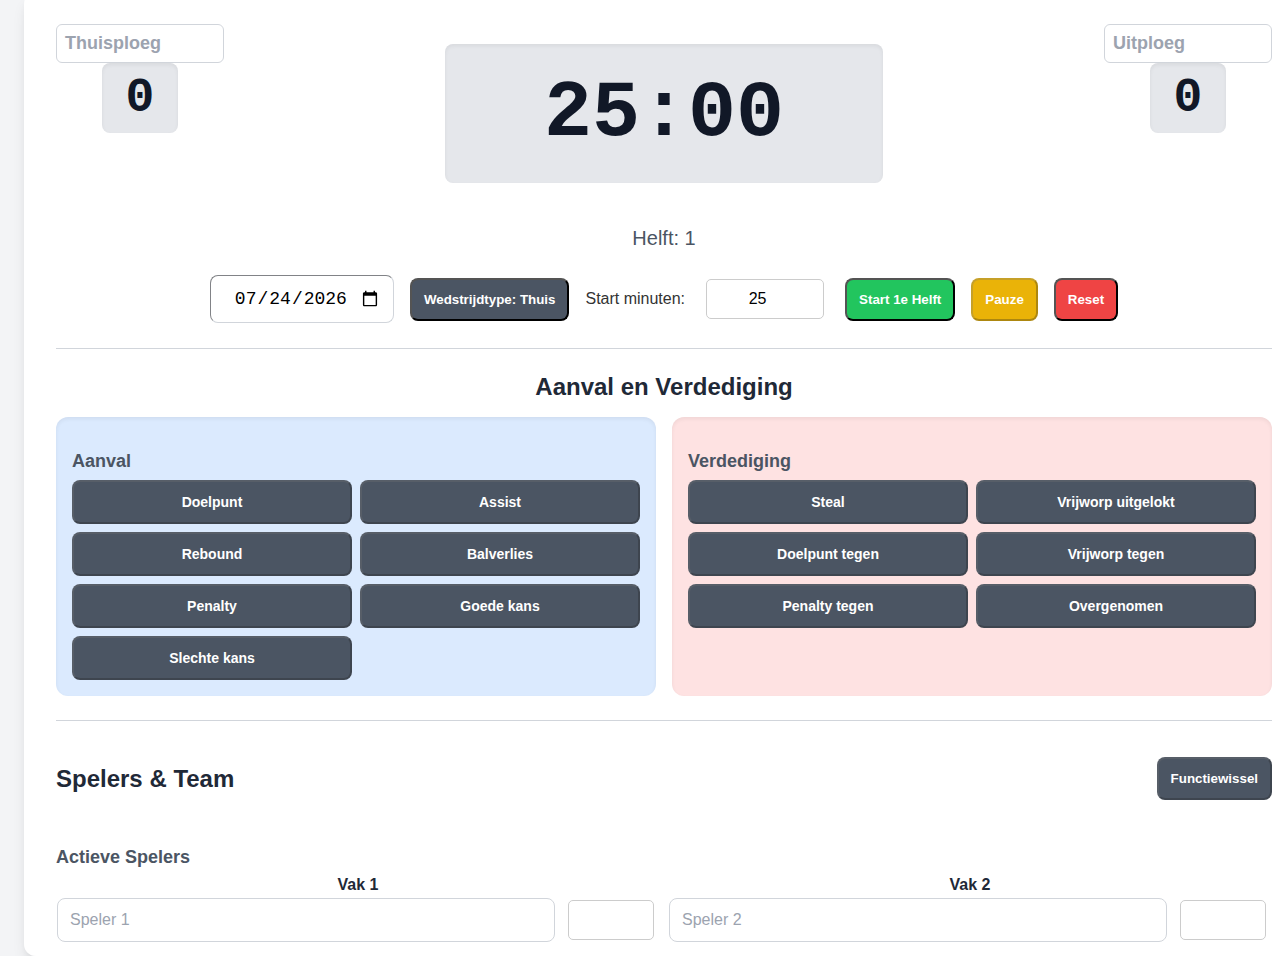
<file: templates/index.html>
<!DOCTYPE html>
<html lang="nl">
<head>
    <meta charset="UTF-8">
    <meta name="viewport" content="width=device-width, initial-scale=1.0">
    <title>Actie Klok</title>
    <style>
		.action-button,
		.speler-container,
		#wisselButton,
		#wisselVakkenButton,
		#wedstrijdTypeButton,
		#export-log-button,
		#export-stats-button {
			cursor: pointer;
		}

        body {
            font-family: Arial, sans-serif;
            display: flex;
            justify-content: center;
            align-items: center;
            min-height: 100vh;
            background-color: #f0f2f5;
            color: #333;
            padding: 20px;
        }

        .container {
            background: white;
            padding: 30px;
            border-radius: 10px;
            box-shadow: 0 4px 10px rgba(0, 0, 0, 0.1);
            text-align: center;
            width: 90%;
            max-width: 600px;
            overflow: auto;
        }

        .timer-display {
            font-size: 4rem;
            font-weight: bold;
            margin: 20px 0;
            font-variant-numeric: tabular-nums;
        }

        .controls button,
        #add-action-button {
            padding: 10px 20px;
            margin: 5px;
            border: none;
            border-radius: 5px;
            background-color: #007bff;
            color: white;
            font-size: 1rem;
            cursor: pointer;
            transition: background-color 0.3s;
        }

        .controls button:hover,
        #add-action-button:hover {
            background-color: #0056b3;
        }

        .controls button:disabled {
            background-color: #cccccc;
            cursor: not-allowed;
        }

        input[type="number"],
        input[type="text"],
        select {
            padding: 10px;
            margin: 5px;
            border-radius: 5px;
            border: 1px solid #ccc;
            font-size: 1rem;
        }

        hr {
            margin: 20px 0;
            border: 0;
            border-top: 1px solid #eee;
        }

        .actions-section {
            display: flex;
            justify-content: center;
            flex-wrap: wrap;
            gap: 10px;
            margin-bottom: 20px;
        }

        #actions-list {
            list-style-type: none;
            padding: 0;
            text-align: left;
        }

        #actions-list li {
            background-color: #f9f9f9;
            padding: 10px;
            margin-bottom: 5px;
            border-radius: 5px;
            border-left: 5px solid #007bff;
        }

        .message-display {
            color: #ef4444;
            text-align: center;
            margin-top: 1rem;
            font-weight: 500;
        }

        .score-display {
            font-variant-numeric: tabular-nums;
        }

        .speler-container.selected {
            border-color: #3b82f6;
            background-color: #eff6ff;
            border-width: 2px;
        }

        .input-field {
            outline: none;
            border: 1px solid #d1d5db;
            padding: 0.75rem;
            border-radius: 0.5rem;
            transition: border-color 0.2s;
            background-color: #fff;
        }

        .input-field:focus {
            border-color: #6366f1;
            box-shadow: 0 0 0 3px rgba(99, 102, 241, 0.5);
        }

        [contenteditable] {
            outline: none;
            border: 1px solid #d1d5db;
            padding: 0.75rem;
            border-radius: 0.5rem;
            transition: border-color 0.2s;
            background-color: #fff;
            min-width: 150px;
        }

        [contenteditable]:focus {
            border-color: #6366f1;
            box-shadow: 0 0 0 3px rgba(99, 102, 241, 0.5);
        }

        [contenteditable][data-placeholder]:empty:not(:focus)::before {
            content: attr(data-placeholder);
            color: #9ca3af;
            cursor: text;
            display: block;
        }

        .speler-naam-span {
            font-weight: 500;
        }

        /* Tailwind-equivalent styles */
        .bg-gray-100 { background-color: #f3f4f6; }
        .flex { display: flex; }
        .items-center { align-items: center; }
        .justify-center { justify-content: center; }
        .h-screen { height: 100vh; }
        .w-screen { width: 100vw; }
        .p-4 { padding: 1rem; }
        .bg-white { background-color: #ffffff; }
        .p-8 { padding: 2rem; }
        .rounded-xl { border-radius: 0.75rem; }
        .shadow-lg { box-shadow: 0 10px 15px -3px rgba(0, 0, 0, 0.1), 0 4px 6px -2px rgba(0, 0, 0, 0.05); }
        .w-full { width: 100%; }
        .h-full { height: 100%; }
        .max-w-full { max-width: 100%; }
        .overflow-auto { overflow: auto; }
        .flex-col { flex-direction: column; }
        .sm\:flex-row { flex-direction: row; }
        .sm\:items-start { align-items: flex-start; }
        .justify-between { justify-content: space-between; }
        .gap-6 { gap: 1.5rem; }
        .mb-6 { margin-bottom: 1.5rem; }
        .sm\:w-auto { width: auto; }
        .font-bold { font-weight: 700; }
        .text-lg { font-size: 1.125rem; }
        .text-gray-700 { color: #4b5563; }
        .p-2 { padding: 0.5rem; }
        .rounded-md { border-radius: 0.375rem; }
        .score-display { font-variant-numeric: tabular-nums; }
        .text-5xl { font-size: 3rem; }
        .font-mono { font-family: monospace; }
        .text-gray-900 { color: #111827; }
        .bg-gray-200 { background-color: #e5e7eb; }
        .py-2 { padding-top: 0.5rem; padding-bottom: 0.5rem; }
        .px-6 { padding-left: 1.5rem; padding-right: 1.5rem; }
        .rounded-lg { border-radius: 0.5rem; }
        .shadow-inner { box-shadow: inset 0 2px 4px 0 rgba(0, 0, 0, 0.06); }
        .sm\:w-1\/2 { width: 50%; }
        .md\:w-1\/3 { width: 33.333333%; }
        .timer-display { font-size: 4.5rem; }
        .text-7xl { font-size: 5rem; }
        .py-6 { padding-top: 1.5rem; padding-bottom: 1.5rem; }
        .px-4 { padding-left: 1rem; padding-right: 1rem; }
        .text-center { text-align: center; }
        .text-xl { font-size: 1.25rem; }
        .font-medium { font-weight: 500; }
        .mt-2 { margin-top: 0.5rem; }
        .message-display { color: #ef4444; }
        .mb-6 { margin-bottom: 1.5rem; }
        .gap-4 { gap: 1rem; }
        .p-3 { padding: 0.75rem; }
        .border { border-width: 1px; }
        .border-gray-300 { border-color: #d1d5db; }
        .whitespace-nowrap { white-space: nowrap; }
        .sm\:w-24 { width: 6rem; }
        .bg-green-500 { background-color: #22c55e; }
        .text-white { color: #ffffff; }
        .hover\:bg-green-600:hover { background-color: #16a34a; }
        .transition-colors { transition-property: background-color, border-color, color, fill, stroke; }
        .bg-yellow-500 { background-color: #eab308; }
        .hover\:bg-yellow-600:hover { background-color: #ca8a04; }
        .bg-red-500 { background-color: #ef4444; }
        .hover\:bg-red-600:hover { background-color: #dc2626; }
        .hidden { display: none; }
        .my-6 { margin-top: 1.5rem; margin-bottom: 1.5rem; }
        .border-t { border-top-width: 1px; }
        .border-gray-300 { border-color: #d1d5db; }
        .text-2xl { font-size: 1.5rem; }
        .font-semibold { font-weight: 600; }
        .text-gray-800 { color: #1f2937; }
        .mb-4 { margin-bottom: 1rem; }
        .grid { display: grid; }
        .grid-cols-1 { grid-template-columns: repeat(1, minmax(0, 1fr)); }
        .sm\:grid-cols-2 { grid-template-columns: repeat(2, minmax(0, 1fr)); }
        .bg-blue-100 { background-color: #dbeafe; }
        .p-4 { padding: 1rem; }
        .bg-red-100 { background-color: #fee2e2; }
        .grid-cols-2 { grid-template-columns: repeat(2, minmax(0, 1fr)); }
        .gap-2 { gap: 0.5rem; }
        .text-sm { font-size: 0.875rem; }
        .bg-gray-600 { background-color: #4b5563; }
        .hover\:bg-gray-700:hover { background-color: #374151; }
        .mb-2 { margin-bottom: 0.5rem; }
        .sm\:w-auto { width: auto; }
        .flex-col { flex-direction: column; }
        .sm\:flex-row { flex-direction: row; }
        .cursor-pointer { cursor: pointer; }
        .speler-container { border: 1px solid transparent; transition: border-color 0.2s, background-color 0.2s; }
        .speler-container.selected { border-color: #3b82f6; background-color: #eff6ff; }
        .w-16 { width: 4rem; }
        .bg-purple-500 { background-color: #a855f7; }
        .hover\:bg-purple-600:hover { background-color: #9333ea; }
        .text-xl { font-size: 1.25rem; }
        .bg-indigo-500 { background-color: #6366f1; }
        .hover\:bg-indigo-600:hover { background-color: #4f46e5; }
        .list-none { list-style-type: none; }
        .space-y-2 > :not([hidden]) ~ :not([hidden]) { margin-top: 0.5rem; }
        
    </style>
</head>
<body class="bg-gray-100 flex items-center justify-center h-screen w-screen p-4">

    <div class="bg-white p-8 rounded-xl shadow-lg w-full h-full max-w-full overflow-auto">
        <div class="flex flex-col sm:flex-row items-center sm:items-start justify-between gap-6 mb-6">
            <div class="flex flex-col items-center w-full sm:w-auto">
                <span id="thuisploeg-naam-display" contenteditable="true" data-placeholder="Thuisploeg" class="font-bold text-lg text-gray-700 p-2 rounded-md"></span>
                <span id="thuisploeg-score" class="score-display text-5xl font-mono font-bold text-gray-900 bg-gray-200 py-2 px-6 rounded-lg shadow-inner">0</span>
            </div>
            <div class="flex flex-col items-center sm:w-1/2 md:w-1/3">
                <div id="klok-container" class="flex flex-col items-center gap-4 w-full">
                    <div class="timer-display text-7xl font-mono font-bold text-gray-900 bg-gray-200 py-6 px-4 rounded-lg shadow-inner w-full text-center">
                        <span id="minuten">00</span>:<span id="seconden">00</span>
                    </div>
                    <div id="helft-aanduiding" class="text-xl font-medium text-gray-700 mt-2">Helft: 1</div>
                </div>
            </div>
            <div class="flex flex-col items-center w-full sm:w-auto">
                <span id="uitploeg-naam-display" contenteditable="true" data-placeholder="Uitploeg" class="font-bold text-lg text-gray-700 p-2 rounded-md"></span>
                <span id="uitploeg-score" class="score-display text-5xl font-mono font-bold text-gray-900 bg-gray-200 py-2 px-6 rounded-lg shadow-inner">0</span>
            </div>
        </div>
        <div id="message-area" class="message-display mb-6"></div>
        <div class="flex flex-col sm:flex-row items-center justify-center gap-4 mb-6">
            <input type="date" id="datum-input" class="p-3 rounded-lg border border-gray-300 text-center text-lg w-full sm:w-auto">
            <button id="wedstrijdTypeButton" class="bg-gray-600 text-white p-3 rounded-lg font-bold hover:bg-gray-700 transition-colors w-full sm:w-auto">Wedstrijdtype: Thuis</button>
            <label for="minuten-input" class="text-gray-600 font-medium whitespace-nowrap">Start minuten:</label>
            <input type="number" id="minuten-input" value="25" min="1" class="w-full sm:w-24 p-3 rounded-lg border border-gray-300 text-center input-field">
            <button id="start-button" class="bg-green-500 text-white p-3 rounded-lg font-bold hover:bg-green-600 transition-colors w-full sm:w-auto">Start 1e Helft</button>
            <button id="pauze-button" class="bg-yellow-500 text-white p-3 rounded-lg font-bold hover:bg-yellow-600 transition-colors w-full sm:w-auto" disabled>Pauze</button>
            <button id="reset-button" class="bg-red-500 text-white p-3 rounded-lg font-bold hover:bg-red-600 transition-colors w-full sm:w-auto">Reset</button>
            <button id="start-tweede-helft-button" class="bg-green-500 text-white p-3 rounded-lg font-bold hover:bg-green-600 transition-colors w-full sm:w-auto hidden">Start 2e Helft</button>
        </div>
        
        <hr class="my-6 border-t border-gray-300">
        
        <h2 class="text-2xl font-semibold text-gray-800 mb-4 text-center">Aanval en Verdediging</h2>
        
        <div class="grid grid-cols-1 sm:grid-cols-2 gap-4 mb-6">
            <div class="bg-blue-100 p-4 rounded-xl shadow-inner">
                <h3 class="text-lg font-semibold text-gray-700 mb-2">Aanval</h3>
                <div class="grid grid-cols-2 gap-2">
                    <button class="action-button bg-gray-600 text-white text-sm p-3 rounded-lg font-bold hover:bg-gray-700 transition-colors" data-action="Doelpunt" disabled>Doelpunt</button>
                    <button class="action-button bg-gray-600 text-white text-sm p-3 rounded-lg font-bold hover:bg-gray-700 transition-colors" data-action="Assist" disabled>Assist</button>
                    <button class="action-button bg-gray-600 text-white text-sm p-3 rounded-lg font-bold hover:bg-gray-700 transition-colors" data-action="Rebound" disabled>Rebound</button>
                    <button class="action-button bg-gray-600 text-white text-sm p-3 rounded-lg font-bold hover:bg-gray-700 transition-colors" data-action="Balverlies" disabled>Balverlies</button>
                    <button class="action-button bg-gray-600 text-white text-sm p-3 rounded-lg font-bold hover:bg-gray-700 transition-colors" data-action="Penalty" disabled>Penalty</button>
                    <button class="action-button bg-gray-600 text-white text-sm p-3 rounded-lg font-bold hover:bg-gray-700 transition-colors" data-action="Goede kans" disabled>Goede kans</button>
                    <button class="action-button bg-gray-600 text-white text-sm p-3 rounded-lg font-bold hover:bg-gray-700 transition-colors" data-action="Slechte kans" disabled>Slechte kans</button>
                </div>
            </div>
            
            <div class="bg-red-100 p-4 rounded-xl shadow-inner">
                <h3 class="text-lg font-semibold text-gray-700 mb-2">Verdediging</h3>
                <div class="grid grid-cols-2 gap-2">
                    <button class="action-button bg-gray-600 text-white text-sm p-3 rounded-lg font-bold hover:bg-gray-700 transition-colors" data-action="Steal" disabled>Steal</button>
                    <button class="action-button bg-gray-600 text-white text-sm p-3 rounded-lg font-bold hover:bg-gray-700 transition-colors" data-action="Vrijworp uitgelokt" disabled>Vrijworp uitgelokt</button>
                    <button class="action-button bg-gray-600 text-white text-sm p-3 rounded-lg font-bold hover:bg-gray-700 transition-colors" data-action="Doelpunt tegen" disabled>Doelpunt tegen</button>
                    <button class="action-button bg-gray-600 text-white text-sm p-3 rounded-lg font-bold hover:bg-gray-700 transition-colors" data-action="Vrijworp tegen" disabled>Vrijworp tegen</button>
                    <button class="action-button bg-gray-600 text-white text-sm p-3 rounded-lg font-bold hover:bg-gray-700 transition-colors" data-action="Penalty tegen" disabled>Penalty tegen</button>
                    <button class="action-button bg-gray-600 text-white text-sm p-3 rounded-lg font-bold hover:bg-gray-700 transition-colors" data-action="Overgenomen" disabled>Overgenomen</button>
                </div>
            </div>
        </div>
        
        <hr class="my-6 border-t border-gray-300">
        
        <div class="flex items-center justify-between mb-4">
            <h2 class="text-2xl font-semibold text-gray-800">Spelers & Team</h2>
            <button id="wisselVakkenButton" class="bg-gray-600 text-white p-3 rounded-lg font-bold hover:bg-gray-700 transition-colors w-full sm:w-auto">Functiewissel</button>
        </div>
        
        <div class="flex flex-col gap-6 mb-6">
            <div>
                <h3 class="text-lg font-semibold text-gray-700 mb-2">Actieve Spelers</h3>
                <div class="grid grid-cols-2 gap-2 text-center font-bold text-gray-800">
                    <span>Vak 1</span>
                    <span>Vak 2</span>
                </div>
                <div id="actieve-spelers-inputs" class="grid grid-cols-2 gap-2">
                    <div class="flex items-center gap-2 speler-container cursor-pointer" data-role="active" data-player-id="1">
                        <span contenteditable="true" id="speler-name-1" data-placeholder="Speler 1" class="w-full p-3 rounded-lg border border-gray-300 speler-naam-span"></span>
                        <input type="number" id="speler-nummer-1" value="#" class="w-16 p-3 rounded-lg border border-gray-300 text-center input-field">
                    </div>
                    <div class="flex items-center gap-2 speler-container cursor-pointer" data-role="active" data-player-id="2">
                        <span contenteditable="true" id="speler-name-2" data-placeholder="Speler 2" class="w-full p-3 rounded-lg border border-gray-300 speler-naam-span"></span>
                        <input type="number" id="speler-nummer-2" value="#" class="w-16 p-3 rounded-lg border border-gray-300 text-center input-field">
                    </div>
                    <div class="flex items-center gap-2 speler-container cursor-pointer" data-role="active" data-player-id="3">
                        <span contenteditable="true" id="speler-name-3" data-placeholder="Speler 3" class="w-full p-3 rounded-lg border border-gray-300 speler-naam-span"></span>
                        <input type="number" id="speler-nummer-3" value="#" class="w-16 p-3 rounded-lg border border-gray-300 text-center input-field">
                    </div>
                    <div class="flex items-center gap-2 speler-container cursor-pointer" data-role="active" data-player-id="4">
                        <span contenteditable="true" id="speler-name-4" data-placeholder="Speler 4" class="w-full p-3 rounded-lg border border-gray-300 speler-naam-span"></span>
                        <input type="number" id="speler-nummer-4" value="#" class="w-16 p-3 rounded-lg border border-gray-300 text-center input-field">
                    </div>
                    <div class="flex items-center gap-2 speler-container cursor-pointer" data-role="active" data-player-id="5">
                        <span contenteditable="true" id="speler-name-5" data-placeholder="Speler 5" class="w-full p-3 rounded-lg border border-gray-300 speler-naam-span"></span>
                        <input type="number" id="speler-nummer-5" value="#" class="w-16 p-3 rounded-lg border border-gray-300 text-center input-field">
                    </div>
                    <div class="flex items-center gap-2 speler-container cursor-pointer" data-role="active" data-player-id="6">
                        <span contenteditable="true" id="speler-name-6" data-placeholder="Speler 6" class="w-full p-3 rounded-lg border border-gray-300 speler-naam-span"></span>
                        <input type="number" id="speler-nummer-6" value="#" class="w-16 p-3 rounded-lg border border-gray-300 text-center input-field">
                    </div>
                    <div class="flex items-center gap-2 speler-container cursor-pointer" data-role="active" data-player-id="7">
                        <span contenteditable="true" id="speler-name-7" data-placeholder="Speler 7" class="w-full p-3 rounded-lg border border-gray-300 speler-naam-span"></span>
                        <input type="number" id="speler-nummer-7" value="#" class="w-16 p-3 rounded-lg border border-gray-300 text-center input-field">
                    </div>
                    <div class="flex items-center gap-2 speler-container cursor-pointer" data-role="active" data-player-id="8">
                        <span contenteditable="true" id="speler-name-8" data-placeholder="Speler 8" class="w-full p-3 rounded-lg border border-gray-300 speler-naam-span"></span>
                        <input type="number" id="speler-nummer-8" value="#" class="w-16 p-3 rounded-lg border border-gray-300 text-center input-field">
                    </div>
                </div>
            </div>
            <div>
                <h3 class="text-lg font-semibold text-gray-700 mb-2">Reservespelers</h3>
                <div id="reserve-spelers-inputs" class="grid grid-cols-2 gap-2">
                    <div class="flex items-center gap-2 speler-container cursor-pointer" data-role="reserve" data-player-id="9">
                        <span contenteditable="true" id="speler-name-9" data-placeholder="Reserve 1" class="w-full p-3 rounded-lg border border-gray-300 speler-naam-span"></span>
                        <input type="number" id="speler-nummer-9" value="#" class="w-16 p-3 rounded-lg border border-gray-300 text-center input-field">
                    </div>
                    <div class="flex items-center gap-2 speler-container cursor-pointer" data-role="reserve" data-player-id="10">
                        <span contenteditable="true" id="speler-name-10" data-placeholder="Reserve 2" class="w-full p-3 rounded-lg border border-gray-300 speler-naam-span"></span>
                        <input type="number" id="speler-nummer-10" value="#" class="w-16 p-3 rounded-lg border border-gray-300 text-center input-field">
                    </div>
                    <div class="flex items-center gap-2 speler-container cursor-pointer" data-role="reserve" data-player-id="11">
                        <span contenteditable="true" id="speler-name-11" data-placeholder="Reserve 3" class="w-full p-3 rounded-lg border border-gray-300 speler-naam-span"></span>
                        <input type="number" id="speler-nummer-11" value="#" class="w-16 p-3 rounded-lg border border-gray-300 text-center input-field">
                    </div>
                    <div class="flex items-center gap-2 speler-container cursor-pointer" data-role="reserve" data-player-id="12">
                        <span contenteditable="true" id="speler-name-12" data-placeholder="Reserve 4" class="w-full p-3 rounded-lg border border-gray-300 speler-naam-span"></span>
                        <input type="number" id="speler-nummer-12" value="#" class="w-16 p-3 rounded-lg border border-gray-300 text-center input-field">
                    </div>
                </div>
            </div>
        </div>

        <h2 class="text-2xl font-semibold text-gray-800 mb-4 text-center">Spelers Wisselen</h2>
        <div class="flex flex-col sm:flex-row items-center justify-center gap-4 mb-6">
            <select id="wissel-uit-select" class="p-3 rounded-lg border border-gray-300 w-full sm:w-1/2">
                <option value="">-- Speler UIT --</option>
            </select>
            <select id="wissel-in-select" class="p-3 rounded-lg border border-gray-300 w-full sm:w-1/2">
                <option value="">-- Speler IN (Reserve) --</option>
            </select>
            <button id="wissel-button" class="bg-purple-500 text-white p-3 rounded-lg font-bold hover:bg-purple-600 transition-colors w-full sm:w-auto" disabled>Wissel Uitvoeren</button>
        </div>
        
        <hr class="my-6 border-t border-gray-300">
        
        <div class="grid grid-cols-1 sm:grid-cols-2 gap-4">
            <div>
                <div class="flex items-center justify-between mb-2">
                    <h3 class="text-xl font-semibold text-gray-700">Actie Log</h3>
                    <button id="export-log-button" class="bg-indigo-500 text-white p-2 rounded-lg text-sm font-bold hover:bg-indigo-600 transition-colors">Export Actie Log</button>
                </div>
                <ul id="acties-lijst" class="list-none p-0 space-y-2">
                </ul>
            </div>
            <div>
                <div class="flex items-center justify-between mb-2">
                    <h3 class="text-xl font-semibold text-gray-700">Statistieken Overzicht</h3>
                    <button id="export-stats-button" class="bg-indigo-500 text-white p-2 rounded-lg text-sm font-bold hover:bg-indigo-600 transition-colors">Export Statistieken</button>
                </div>
                <ul id="statistieken-lijst" class="list-none p-0 space-y-2">
                </ul>
            </div>
        </div>
    </div>
<script>
    document.addEventListener('DOMContentLoaded', () => {
        try {
            // Definieer de DOM-elementen
            const minutenDisplay = document.getElementById('minuten');
            const secondenDisplay = document.getElementById('seconden');
            const startButton = document.getElementById('start-button');
            const pauzeButton = document.getElementById('pauze-button');
            const resetButton = document.getElementById('reset-button');
            const startTweedeHelftButton = document.getElementById('start-tweede-helft-button');
            const helftAanduiding = document.getElementById('helft-aanduiding');
            const actionButtons = document.querySelectorAll('.action-button');
            const messageArea = document.getElementById('message-area');
            const thuisploegScoreDisplay = document.getElementById('thuisploeg-score');
            const uitploegScoreDisplay = document.getElementById('uitploeg-score');
            const actiesLijst = document.getElementById('acties-lijst');
            const statistiekenLijst = document.getElementById('statistieken-lijst');
            const thuisploegNaamDisplay = document.getElementById('thuisploeg-naam-display');
            const uitploegNaamDisplay = document.getElementById('uitploeg-naam-display');
            const minutenInput = document.getElementById('minuten-input');
            const datumInput = document.getElementById('datum-input');
            const exportLogButton = document.getElementById('export-log-button');
            const exportStatsButton = document.getElementById('export-stats-button');
            const wisselVakkenButton = document.getElementById('wisselVakkenButton');
            const actieveSpelersContainer = document.getElementById('actieve-spelers-inputs');
            const reserveSpelersContainer = document.getElementById('reserve-spelers-inputs');
            const wisselUitSelect = document.getElementById('wissel-uit-select');
            const wisselInSelect = document.getElementById('wissel-in-select');
            const wisselButton = document.getElementById('wissel-button');
            const wedstrijdTypeButton = document.getElementById('wedstrijdTypeButton');

            // Globale variabelen
            let countdownInterval;
            let totalSeconds;
            let timerRunning = false;
            let helft = 1;
            let selectedPlayer = null;
            let statistics = {};
            let actionLog = [];
            let isVakkenGewisseld = false;
            let isThuisploeg = true;

            // Functie om de klok te starten
            function startTimer() {
                if (timerRunning) return;

                timerRunning = true;
                disableStartButtons();
                pauzeButton.disabled = false;
                wisselVakkenButton.disabled = false;
                enableActionButtons();

                if (totalSeconds === undefined) {
                    totalSeconds = parseInt(minutenInput.value) * 60;
                }

                countdownInterval = setInterval(() => {
                    const minuten = Math.floor(totalSeconds / 60);
                    const seconden = totalSeconds % 60;
                    minutenDisplay.textContent = String(minuten).padStart(2, '0');
                    secondenDisplay.textContent = String(seconden).padStart(2, '0');

                    if (totalSeconds <= 0) {
                        clearInterval(countdownInterval);
                        timerRunning = false;
                        endHelft();
                    } else {
                        totalSeconds--;
                    }
                }, 1000);
            }

            // Functie om de klok te pauzeren
            function pauzeTimer() {
                if (!timerRunning) return;

                timerRunning = false;
                clearInterval(countdownInterval);
                enableStartButtons();
                pauzeButton.disabled = false;
                disableActionButtons();
            }

            // Functie om de klok te resetten
            function resetTimer() {
                pauzeTimer();
                totalSeconds = parseInt(minutenInput.value) * 60;
                minutenDisplay.textContent = String(parseInt(minutenInput.value)).padStart(2, '0');
                secondenDisplay.textContent = '00';
                helft = 1;
                helftAanduiding.textContent = `Helft: ${helft}`;
                
                thuisploegScoreDisplay.textContent = '0';
                uitploegScoreDisplay.textContent = '0';

                actionLog = [];
                statistics = {};
                updateStatistiekenDisplay();
                updateActionsDisplay();
                
                resetPlayerInputs();
                
                disableActionButtons();
                pauzeButton.disabled = true;
                resetButton.disabled = false;
                startTweedeHelftButton.classList.add('hidden');
                startButton.classList.remove('hidden');
                startButton.disabled = false;
                wisselVakkenButton.disabled = true;
                updateWisselSelects();
            }

            // Functie om einde van de helft te verwerken
            function endHelft() {
                messageArea.textContent = `Einde van helft ${helft}!`;
                helftAanduiding.textContent = `Pauze`;
                disableActionButtons();
                pauzeButton.disabled = true;
                
                if (helft === 1) {
                    startTweedeHelftButton.classList.remove('hidden');
                    startButton.classList.add('hidden');
                    startButton.disabled = true;
                    pauzeButton.disabled = true;
                    wisselVakkenButton.disabled = false;
                } else {
                    messageArea.textContent = `Einde van de wedstrijd!`;
                    startButton.disabled = true;
                    startTweedeHelftButton.classList.add('hidden');
                    wisselVakkenButton.disabled = true;
                }
            }

            // Functie om de tweede helft te starten
            function startTweedeHelft() {
                helft = 2;
                helftAanduiding.textContent = `Helft: ${helft}`;
                totalSeconds = parseInt(minutenInput.value) * 60;
                startTweedeHelftButton.classList.add('hidden');
                startButton.classList.remove('hidden');
                startButton.disabled = true;
                pauzeButton.disabled = false;
                startTimer();
            }
            
            function enableActionButtons() {
                actionButtons.forEach(button => button.disabled = false);
            }

            function disableActionButtons() {
                actionButtons.forEach(button => button.disabled = true);
            }
            
            function enableStartButtons() {
                startButton.disabled = false;
            }
            
            function disableStartButtons() {
                startButton.disabled = true;
            }

            // Functie om de geselecteerde speler te markeren
            function selectPlayer(playerElement) {
                document.querySelectorAll('.speler-container').forEach(el => {
                    el.classList.remove('selected');
                });

                playerElement.classList.add('selected');
                selectedPlayer = playerElement.dataset.playerId;
                
                messageArea.textContent = '';
            }
            
            function resetPlayerInputs() {
                document.querySelectorAll('.speler-container').forEach((container, index) => {
                    const nameSpan = container.querySelector('.speler-naam-span');
                    const nummerInput = container.querySelector('input[type="number"]');
                    
                    const originalId = index + 1;
                    const originalRole = (originalId <= 8) ? 'active' : 'reserve';

                    container.dataset.playerId = originalId;
                    container.dataset.role = originalRole;
                    container.classList.remove('selected');

                    nameSpan.id = `speler-name-${originalId}`;
                    nummerInput.id = `speler-nummer-${originalId}`;

                    if (originalRole === 'active') {
                        nameSpan.dataset.placeholder = `Speler ${originalId}`;
                    } else {
                        nameSpan.dataset.placeholder = `Reserve ${originalId - 8}`;
                    }
                    nameSpan.textContent = '';
                    nummerInput.value = '#';
                    
                    if (originalRole === 'active') {
                        actieveSpelersContainer.appendChild(container);
                    } else {
                        reserveSpelersContainer.appendChild(container);
                    }
                });
                selectedPlayer = null;
                updateWisselSelects();
                isVakkenGewisseld = false;
            }

            function updateWisselSelects() {
                wisselUitSelect.innerHTML = '<option value="">-- Speler UIT --</option>';
                wisselInSelect.innerHTML = '<option value="">-- Speler IN (Reserve) --</option>';
                
                document.querySelectorAll('#actieve-spelers-inputs .speler-container').forEach(playerEl => {
                    const id = playerEl.dataset.playerId;
                    const name = playerEl.querySelector('.speler-naam-span').textContent || `Speler ${id}`;
                    const option = new Option(name, id);
                    wisselUitSelect.add(option);
                });

                document.querySelectorAll('#reserve-spelers-inputs .speler-container').forEach(playerEl => {
                    const id = playerEl.dataset.playerId;
                    const name = playerEl.querySelector('.speler-naam-span').textContent || `Reserve ${id - 8}`;
                    const option = new Option(name, id);
                    wisselInSelect.add(option);
                });
            }

            function voerWisselUit() {
                const spelerUitId = wisselUitSelect.value;
                const spelerInId = wisselInSelect.value;
                
                if (!spelerUitId || !spelerInId) {
                    messageArea.textContent = 'Selecteer een speler om uit te wisselen en een reserve om in te wisselen.';
                    return;
                }

                const spelerUitEl = document.querySelector(`.speler-container[data-player-id="${spelerUitId}"]`);
                const spelerInEl = document.querySelector(`.speler-container[data-player-id="${spelerInId}"]`);

                if (spelerUitEl && spelerInEl) {
                    const spelerUitRole = spelerUitEl.dataset.role;
                    const spelerInRole = spelerInEl.dataset.role;

                    const parentSpelerUit = spelerUitEl.parentNode;
                    const parentSpelerIn = spelerInEl.parentNode;

                    parentSpelerUit.replaceChild(spelerInEl, spelerUitEl);
                    parentSpelerIn.appendChild(spelerUitEl);
                    
                    spelerUitEl.dataset.role = spelerInRole;
                    spelerInEl.dataset.role = spelerUitRole;
                    
                    messageArea.textContent = 'Wissel succesvol uitgevoerd.';
                    logAction('Wissel', `${spelerUitEl.querySelector('.speler-naam-span').textContent} voor ${spelerInEl.querySelector('.speler-naam-span').textContent}`);
                    updateWisselSelects();
                }
            }

            function wisselVakken() {
                const vak1Players = Array.from(actieveSpelersContainer.querySelectorAll('.speler-container:nth-child(odd)'));
                const vak2Players = Array.from(actieveSpelersContainer.querySelectorAll('.speler-container:nth-child(even)'));
                const allPlayers = actieveSpelersContainer.querySelectorAll('.speler-container');

                vak2Players.forEach((player, index) => {
                    const target = allPlayers[2 * index];
                    actieveSpelersContainer.insertBefore(player, target);
                });
                
                isVakkenGewisseld = !isVakkenGewisseld;
                messageArea.textContent = `Functievakken gewisseld.`;
                logAction('Functiewissel', 'Vak 1 en Vak 2 gewisseld');
            }
            
            function logAction(action, details) {
                const tijd = `${minutenDisplay.textContent}:${secondenDisplay.textContent}`;
                const logEntry = {
                    tijd,
                    actie: action,
                    details,
                    helft: helft
                };
                actionLog.push(logEntry);
                updateActionsDisplay();
            }

            function updateActionsDisplay() {
                actiesLijst.innerHTML = '';
                actionLog.slice().reverse().forEach(log => {
                    const li = document.createElement('li');
                    li.textContent = `(${log.tijd}, H${log.helft}) ${log.actie}: ${log.details}`;
                    actiesLijst.appendChild(li);
                });
            }

            function updateStatistics(playerId, action) {
                if (!statistics[playerId]) {
                    const playerEl = document.querySelector(`.speler-container[data-player-id="${playerId}"]`);
                    const playerName = playerEl.querySelector('.speler-naam-span').textContent || `Speler ${playerId}`;
                    statistics[playerId] = { naam: playerName, acties: {} };
                }
                statistics[playerId].acties[action] = (statistics[playerId].acties[action] || 0) + 1;
                updateStatistiekenDisplay();
            }

            function updateStatistiekenDisplay() {
                statistiekenLijst.innerHTML = '';
                for (const playerId in statistics) {
                    const playerStats = statistics[playerId];
                    const li = document.createElement('li');
                    li.innerHTML = `<strong>${playerStats.naam}</strong>:`;
                    const ul = document.createElement('ul');
                    for (const action in playerStats.acties) {
                        const statLi = document.createElement('li');
                        statLi.textContent = `${action}: ${playerStats.acties[action]}`;
                        ul.appendChild(statLi);
                    }
                    li.appendChild(ul);
                    statistiekenLijst.appendChild(li);
                }
            }

            function updateScore(isHomeTeam, points) {
                const scoreDisplay = isHomeTeam ? thuisploegScoreDisplay : uitploegScoreDisplay;
                let currentScore = parseInt(scoreDisplay.textContent);
                currentScore += points;
                scoreDisplay.textContent = currentScore;
            }

            function setTodayDate() {
                const today = new Date();
                const yyyy = today.getFullYear();
                const mm = String(today.getMonth() + 1).padStart(2, '0');
                const dd = String(today.getDate()).padStart(2, '0');
                datumInput.value = `${yyyy}-${mm}-${dd}`;
            }

            function exportToCsv(filename, data) {
                const csvRows = [];
                for (const row of data) {
                    csvRows.push(row.join(','));
                }
                const csvString = csvRows.join('\n');
                const blob = new Blob([csvString], { type: 'text/csv;charset=utf-8;' });
                const link = document.createElement('a');
                const url = URL.createObjectURL(blob);
                link.setAttribute('href', url);
                link.setAttribute('download', filename);
                link.style.visibility = 'hidden';
                document.body.appendChild(link);
                link.click();
                document.body.removeChild(link);
            }

            // Hulpfunctie om zowel 'click' als 'touchstart' toe te voegen
            const addMobileListeners = (element, callback) => {
                element.addEventListener('click', (e) => {
                    // Voorkom dubbele actie als touchstart al is geactiveerd
                    if (e.target.dataset.touchHandled) return;
                    callback(e);
                });
                element.addEventListener('touchstart', (e) => {
                    e.preventDefault(); // Voorkom vertraging en zoom
                    e.target.dataset.touchHandled = 'true';
                    callback(e);
                    setTimeout(() => e.target.dataset.touchHandled = '', 500); // Reset na korte tijd
                });
            };

            // Event listeners met de nieuwe hulpfunctie
            addMobileListeners(startButton, () => {
                startTimer();
                messageArea.textContent = 'Wedstrijd gestart!';
                startButton.disabled = true;
                pauzeButton.disabled = false;
            });
            
            addMobileListeners(pauzeButton, () => {
                if (timerRunning) {
                    pauzeTimer();
                    messageArea.textContent = 'Wedstrijd gepauzeerd.';
                } else {
                    startTimer();
                    messageArea.textContent = 'Wedstrijd hervat!';
                }
            });
            
            addMobileListeners(resetButton, resetTimer);
            addMobileListeners(startTweedeHelftButton, startTweedeHelft);

            actionButtons.forEach(button => {
                addMobileListeners(button, () => {
                    if (!selectedPlayer) {
                        messageArea.textContent = 'Selecteer eerst een speler!';
                        return;
                    }
                    const action = button.dataset.action;
                    const spelerNaam = document.querySelector(`.speler-container[data-player-id="${selectedPlayer}"] .speler-naam-span`).textContent || `Speler ${selectedPlayer}`;
                    
                    logAction(action, `${spelerNaam}`);
                    updateStatistics(selectedPlayer, action);
                    messageArea.textContent = `${spelerNaam} voerde de actie '${action}' uit.`;

                    if (action === 'Doelpunt') {
                        updateScore(isThuisploeg, 1);
                    } else if (action === 'Doelpunt tegen') {
                        updateScore(!isThuisploeg, 1);
                    }
                });
            });

            document.querySelectorAll('.speler-container').forEach(playerEl => {
                addMobileListeners(playerEl, () => {
                    selectPlayer(playerEl);
                });
            });

            addMobileListeners(wisselButton, voerWisselUit);
            addMobileListeners(wisselVakkenButton, wisselVakken);

            addMobileListeners(wedstrijdTypeButton, () => {
                isThuisploeg = !isThuisploeg;
                wedstrijdTypeButton.textContent = `Wedstrijdtype: ${isThuisploeg ? 'Thuis' : 'Uit'}`;
                const tempNaam = thuisploegNaamDisplay.textContent;
                thuisploegNaamDisplay.textContent = uitploegNaamDisplay.textContent;
                uitploegNaamDisplay.textContent = tempNaam;

                const tempScore = thuisploegScoreDisplay.textContent;
                thuisploegScoreDisplay.textContent = uitploegScoreDisplay.textContent;
                uitploegScoreDisplay.textContent = tempScore;

                thuisploegNaamDisplay.dataset.placeholder = isThuisploeg ? 'Thuisploeg' : 'Eigen ploeg';
                uitploegNaamDisplay.dataset.placeholder = isThuisploeg ? 'Uitploeg' : 'Tegenstander';
            });

            addMobileListeners(exportLogButton, () => {
                const headers = ['Tijd', 'Helft', 'Actie', 'Details'];
                const data = actionLog.map(log => [log.tijd, log.helft, log.actie, log.details]);
                const csvData = [headers, ...data];
                exportToCsv('actie_log.csv', csvData);
            });

            addMobileListeners(exportStatsButton, () => {
                const headers = ['Speler Naam', 'Actie', 'Aantal'];
                const data = [];
                for (const playerId in statistics) {
                    const playerStats = statistics[playerId];
                    for (const action in playerStats.acties) {
                        data.push([playerStats.naam, action, playerStats.acties[action]]);
                    }
                }
                const csvData = [headers, ...data];
                exportToCsv('speler_statistieken.csv', csvData);
            });

            function initApp() {
                setTodayDate();
                resetTimer();
                updateWisselSelects();
                
                document.querySelectorAll('[contenteditable]').forEach(el => {
                    if (!el.textContent.trim()) {
                        el.textContent = '';
                    }
                    el.addEventListener('blur', updateWisselSelects);
                    el.addEventListener('keydown', (e) => {
                        if (e.key === 'Enter') {
                            e.preventDefault();
                            el.blur();
                        }
                    });
                });

                wisselUitSelect.addEventListener('change', () => {
                    wisselButton.disabled = !(wisselUitSelect.value && wisselInSelect.value);
                });
                wisselInSelect.addEventListener('change', () => {
                    wisselButton.disabled = !(wisselUitSelect.value && wisselInSelect.value);
                });

                document.querySelectorAll('.speler-container input').forEach(input => {
                    input.addEventListener('click', (e) => {
                        e.stopPropagation();
                    });
                });
                
                thuisploegNaamDisplay.dataset.placeholder = 'Thuisploeg';
                uitploegNaamDisplay.dataset.placeholder = 'Uitploeg';
            }
            
            initApp();

        } catch (error) {
            console.error('Fout bij initialisatie van de applicatie:', error);
            messageArea.textContent = 'Er is een fout opgetreden bij het laden van de app. Controleer de console voor meer details.';
        }
    });
</script>
</body>
</html>
</file>
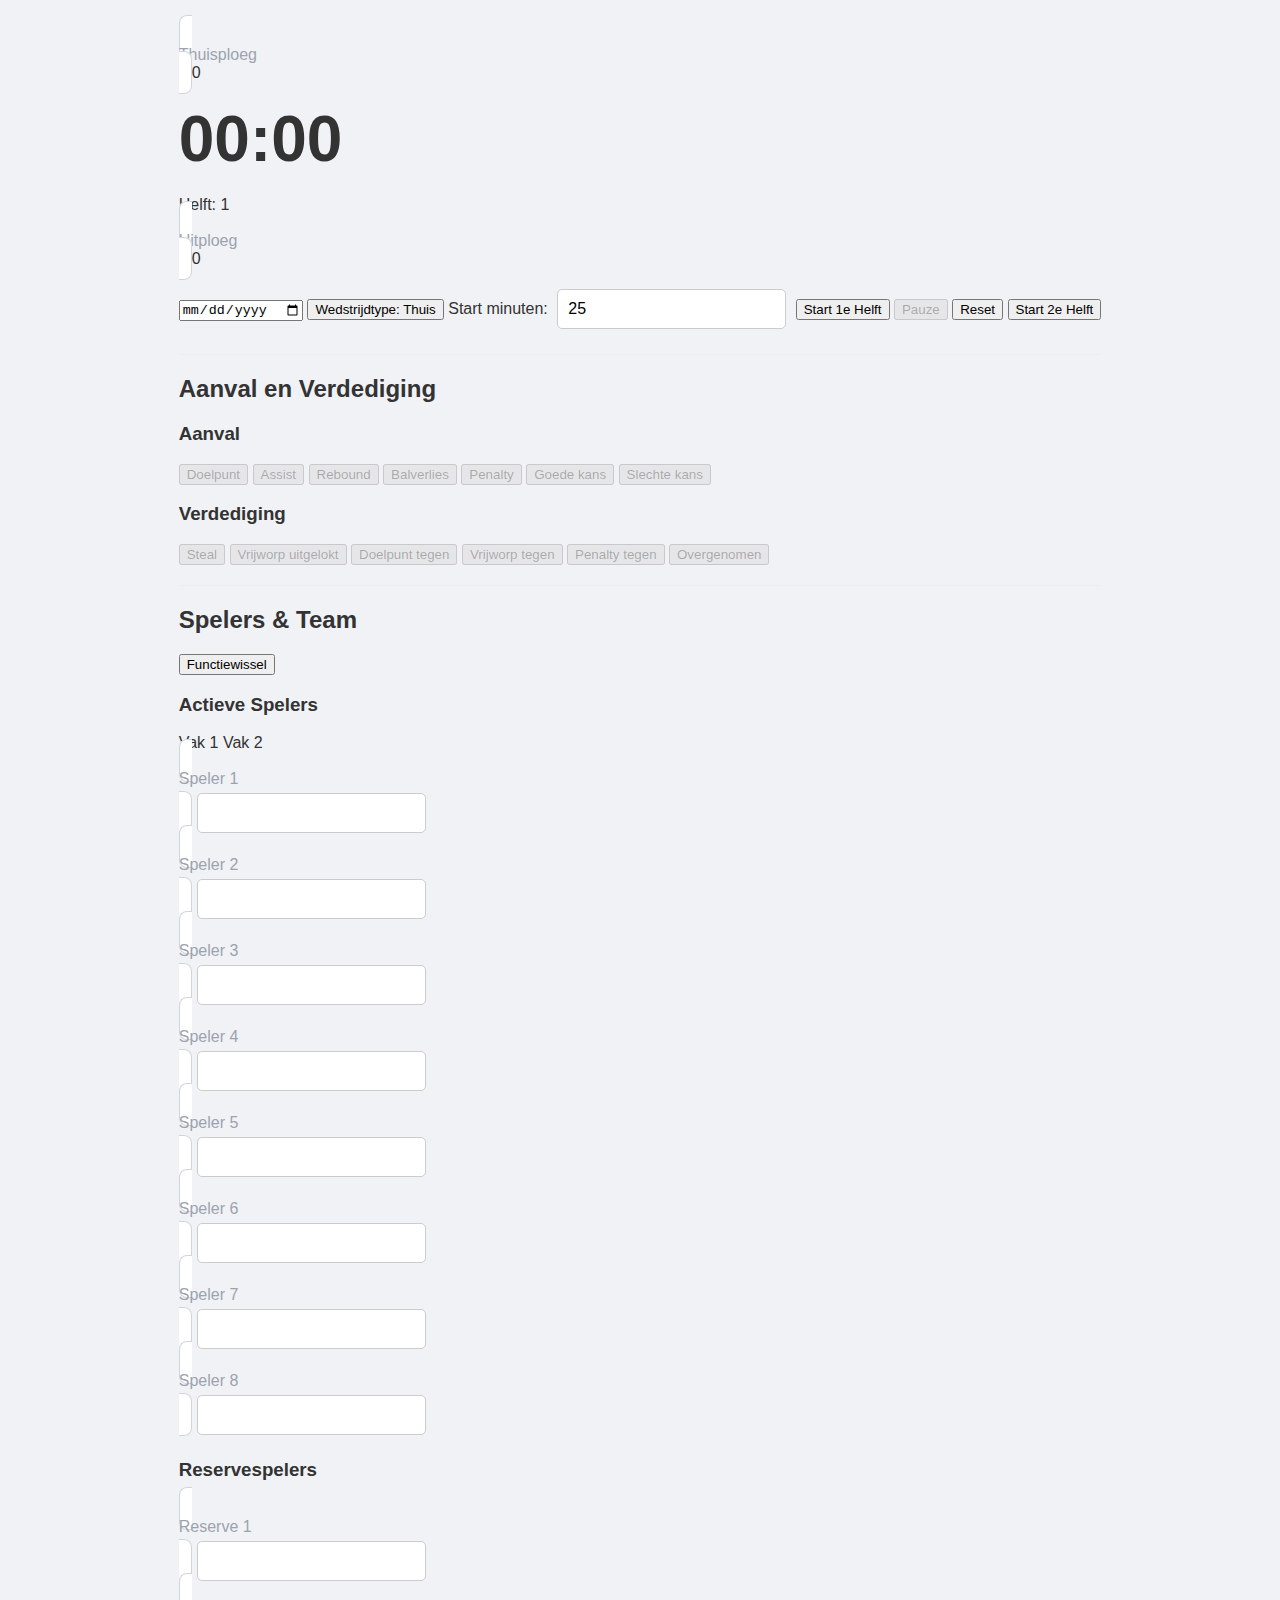
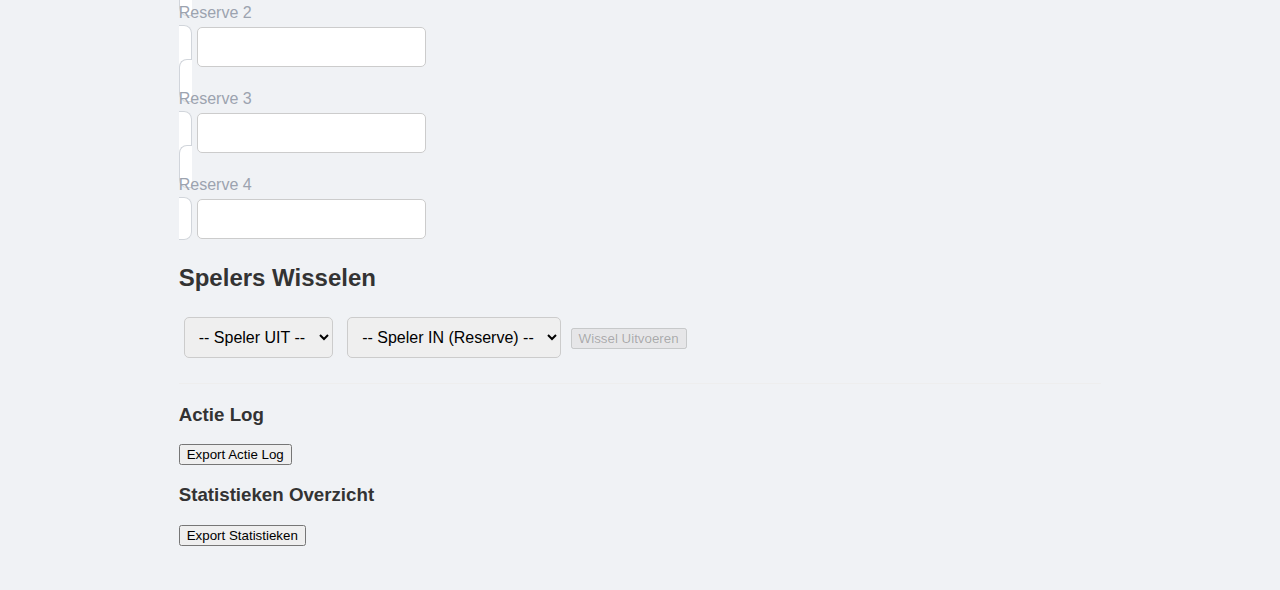
<file: templates/index - mobile.html>
<!DOCTYPE html>
<html lang="nl">
<head>
    <meta charset="UTF-8">
    <meta name="viewport" content="width=device-width, initial-scale=1.0">
    <title>Actie Klok</title>
    <style>
        body {
            font-family: 'Inter', sans-serif;
            background-color: #f0f2f5;
            color: #333;
            display: flex;
            justify-content: center;
            align-items: center;
            min-height: 100vh;
            padding: 20px;
        }

        .container {
            background: white;
            padding: 30px;
            border-radius: 10px;
            box-shadow: 0 4px 10px rgba(0, 0, 0, 0.1);
            text-align: center;
            width: 90%;
            max-width: 600px;
        }

        .timer-display {
            font-size: 4rem;
            font-weight: bold;
            margin: 20px 0;
            font-variant-numeric: tabular-nums;
        }

        .controls button,
        #add-action-button {
            padding: 10px 20px;
            margin: 5px;
            border: none;
            border-radius: 5px;
            background-color: #007bff;
            color: white;
            font-size: 1rem;
            cursor: pointer;
            transition: background-color 0.3s;
        }

        .controls button:hover,
        #add-action-button:hover {
            background-color: #0056b3;
        }

        .controls button:disabled {
            background-color: #cccccc;
            cursor: not-allowed;
        }

        input[type="number"],
        input[type="text"],
        select {
            padding: 10px;
            margin: 5px;
            border-radius: 5px;
            border: 1px solid #ccc;
            font-size: 1rem;
        }

        hr {
            margin: 20px 0;
            border: 0;
            border-top: 1px solid #eee;
        }

        .actions-section {
            display: flex;
            justify-content: center;
            flex-wrap: wrap;
            gap: 10px;
            margin-bottom: 20px;
        }

        #actions-list {
            list-style-type: none;
            padding: 0;
            text-align: left;
        }

        #actions-list li {
            background-color: #f9f9f9;
            padding: 10px;
            margin-bottom: 5px;
            border-radius: 5px;
            border-left: 5px solid #007bff;
        }

        .message-display {
            color: #ef4444;
            text-align: center;
            margin-top: 1rem;
            font-weight: 500;
        }

        .score-display {
            font-variant-numeric: tabular-nums;
        }

        .speler-container.selected {
            border-color: #3b82f6;
            background-color: #eff6ff;
            border-width: 2px;
        }

        .input-field {
            outline: none;
            border: 1px solid #d1d5db;
            padding: 0.75rem;
            border-radius: 0.5rem;
            transition: border-color 0.2s;
            background-color: #fff;
        }

        .input-field:focus {
            border-color: #6366f1;
            box-shadow: 0 0 0 3px rgba(99, 102, 241, 0.5);
        }

        [contenteditable] {
            outline: none;
            border: 1px solid #d1d5db;
            padding: 0.75rem;
            border-radius: 0.5rem;
            transition: border-color 0.2s;
            background-color: #fff;
            min-width: 150px;
        }

        [contenteditable]:focus {
            border-color: #6366f1;
            box-shadow: 0 0 0 3px rgba(99, 102, 241, 0.5);
        }

        [contenteditable][data-placeholder]:empty:not(:focus)::before {
            content: attr(data-placeholder);
            color: #9ca3af;
            cursor: text;
            display: block;
        }

        .speler-naam-span {
            font-weight: 500;
        }
    </style>
</head>
<body class="bg-gray-100 flex items-center justify-center h-screen w-screen p-4">

    <div class="bg-white p-8 rounded-xl shadow-lg w-full h-full max-w-full overflow-auto">
        <div class="flex flex-col sm:flex-row items-center sm:items-start justify-between gap-6 mb-6">
            <div class="flex flex-col items-center w-full sm:w-auto">
                <span id="thuisploeg-naam-display" contenteditable="true" data-placeholder="Thuisploeg" class="font-bold text-lg text-gray-700 p-2 rounded-md"></span>
                <span id="thuisploeg-score" class="score-display text-5xl font-mono font-bold text-gray-900 bg-gray-200 py-2 px-6 rounded-lg shadow-inner">0</span>
            </div>
            <div class="flex flex-col items-center sm:w-1/2 md:w-1/3">
                <div id="klok-container" class="flex flex-col items-center gap-4 w-full">
                    <div class="timer-display text-7xl font-mono font-bold text-gray-900 bg-gray-200 py-6 px-4 rounded-lg shadow-inner w-full text-center">
                        <span id="minuten">00</span>:<span id="seconden">00</span>
                    </div>
                    <div id="helft-aanduiding" class="text-xl font-medium text-gray-700 mt-2">Helft: 1</div>
                </div>
            </div>
            <div class="flex flex-col items-center w-full sm:w-auto">
                <span id="uitploeg-naam-display" contenteditable="true" data-placeholder="Uitploeg" class="font-bold text-lg text-gray-700 p-2 rounded-md"></span>
                <span id="uitploeg-score" class="score-display text-5xl font-mono font-bold text-gray-900 bg-gray-200 py-2 px-6 rounded-lg shadow-inner">0</span>
            </div>
        </div>
        <div id="message-area" class="message-display mb-6"></div>
        <div class="flex flex-col sm:flex-row items-center justify-center gap-4 mb-6">
            <input type="date" id="datum-input" class="p-3 rounded-lg border border-gray-300 text-center text-lg w-full sm:w-auto">
            <button id="wedstrijdTypeButton" class="bg-gray-600 text-white p-3 rounded-lg font-bold hover:bg-gray-700 transition-colors w-full sm:w-auto">Wedstrijdtype: Thuis</button>
            <label for="minuten-input" class="text-gray-600 font-medium whitespace-nowrap">Start minuten:</label>
            <input type="number" id="minuten-input" value="25" min="1" class="w-full sm:w-24 p-3 rounded-lg border border-gray-300 text-center text-lg">
            <button id="start-button" class="bg-green-500 text-white p-3 rounded-lg font-bold hover:bg-green-600 transition-colors w-full sm:w-auto">Start 1e Helft</button>
            <button id="pauze-button" class="bg-yellow-500 text-white p-3 rounded-lg font-bold hover:bg-yellow-600 transition-colors w-full sm:w-auto" disabled>Pauze</button>
            <button id="reset-button" class="bg-red-500 text-white p-3 rounded-lg font-bold hover:bg-red-600 transition-colors w-full sm:w-auto">Reset</button>
            <button id="start-tweede-helft-button" class="bg-green-500 text-white p-3 rounded-lg font-bold hover:bg-green-600 transition-colors w-full sm:w-auto hidden">Start 2e Helft</button>
        </div>
        
        <hr class="my-6 border-t border-gray-300">
        
        <h2 class="text-2xl font-semibold text-gray-800 mb-4 text-center">Aanval en Verdediging</h2>
        
        <div class="grid grid-cols-1 sm:grid-cols-2 gap-4 mb-6">
            <div class="bg-blue-100 p-4 rounded-xl shadow-inner">
                <h3 class="text-lg font-semibold text-gray-700 mb-2">Aanval</h3>
                <div class="grid grid-cols-2 gap-2">
                    <button class="action-button bg-gray-600 text-white text-sm p-3 rounded-lg font-bold hover:bg-gray-700 transition-colors" data-action="Doelpunt" disabled>Doelpunt</button>
                    <button class="action-button bg-gray-600 text-white text-sm p-3 rounded-lg font-bold hover:bg-gray-700 transition-colors" data-action="Assist" disabled>Assist</button>
                    <button class="action-button bg-gray-600 text-white text-sm p-3 rounded-lg font-bold hover:bg-gray-700 transition-colors" data-action="Rebound" disabled>Rebound</button>
                    <button class="action-button bg-gray-600 text-white text-sm p-3 rounded-lg font-bold hover:bg-gray-700 transition-colors" data-action="Balverlies" disabled>Balverlies</button>
                    <button class="action-button bg-gray-600 text-white text-sm p-3 rounded-lg font-bold hover:bg-gray-700 transition-colors" data-action="Penalty" disabled>Penalty</button>
                    <button class="action-button bg-gray-600 text-white text-sm p-3 rounded-lg font-bold hover:bg-gray-700 transition-colors" data-action="Goede kans" disabled>Goede kans</button>
                    <button class="action-button bg-gray-600 text-white text-sm p-3 rounded-lg font-bold hover:bg-gray-700 transition-colors" data-action="Slechte kans" disabled>Slechte kans</button>
                </div>
            </div>
            
            <div class="bg-red-100 p-4 rounded-xl shadow-inner">
                <h3 class="text-lg font-semibold text-gray-700 mb-2">Verdediging</h3>
                <div class="grid grid-cols-2 gap-2">
                    <button class="action-button bg-gray-600 text-white text-sm p-3 rounded-lg font-bold hover:bg-gray-700 transition-colors" data-action="Steal" disabled>Steal</button>
                    <button class="action-button bg-gray-600 text-white text-sm p-3 rounded-lg font-bold hover:bg-gray-700 transition-colors" data-action="Vrijworp uitgelokt" disabled>Vrijworp uitgelokt</button>
                    <button class="action-button bg-gray-600 text-white text-sm p-3 rounded-lg font-bold hover:bg-gray-700 transition-colors" data-action="Doelpunt tegen" disabled>Doelpunt tegen</button>
                    <button class="action-button bg-gray-600 text-white text-sm p-3 rounded-lg font-bold hover:bg-gray-700 transition-colors" data-action="Vrijworp tegen" disabled>Vrijworp tegen</button>
                    <button class="action-button bg-gray-600 text-white text-sm p-3 rounded-lg font-bold hover:bg-gray-700 transition-colors" data-action="Penalty tegen" disabled>Penalty tegen</button>
                    <button class="action-button bg-gray-600 text-white text-sm p-3 rounded-lg font-bold hover:bg-gray-700 transition-colors" data-action="Overgenomen" disabled>Overgenomen</button>
                </div>
            </div>
        </div>
        
        <hr class="my-6 border-t border-gray-300">
        
        <div class="flex items-center justify-between mb-4">
            <h2 class="text-2xl font-semibold text-gray-800">Spelers & Team</h2>
            <button id="wisselVakkenButton" class="bg-gray-600 text-white p-3 rounded-lg font-bold hover:bg-gray-700 transition-colors w-full sm:w-auto">Functiewissel</button>
        </div>
        
        <div class="flex flex-col gap-6 mb-6">
            <div>
                <h3 class="text-lg font-semibold text-gray-700 mb-2">Actieve Spelers</h3>
                <div class="grid grid-cols-2 gap-2 text-center font-bold text-gray-800">
                    <span>Vak 1</span>
                    <span>Vak 2</span>
                </div>
                <div id="actieve-spelers-inputs" class="grid grid-cols-2 gap-2">
                    <div class="flex items-center gap-2 speler-container cursor-pointer" data-role="active" data-player-id="1">
                        <span contenteditable="true" id="speler-name-1" data-placeholder="Speler 1" class="w-full p-3 rounded-lg border border-gray-300 speler-naam-span"></span>
                        <input type="number" id="speler-nummer-1" value="#" class="w-16 p-3 rounded-lg border border-gray-300 text-center input-field">
                    </div>
                    <div class="flex items-center gap-2 speler-container cursor-pointer" data-role="active" data-player-id="2">
                        <span contenteditable="true" id="speler-name-2" data-placeholder="Speler 2" class="w-full p-3 rounded-lg border border-gray-300 speler-naam-span"></span>
                        <input type="number" id="speler-nummer-2" value="#" class="w-16 p-3 rounded-lg border border-gray-300 text-center input-field">
                    </div>
                    <div class="flex items-center gap-2 speler-container cursor-pointer" data-role="active" data-player-id="3">
                        <span contenteditable="true" id="speler-name-3" data-placeholder="Speler 3" class="w-full p-3 rounded-lg border border-gray-300 speler-naam-span"></span>
                        <input type="number" id="speler-nummer-3" value="#" class="w-16 p-3 rounded-lg border border-gray-300 text-center input-field">
                    </div>
                    <div class="flex items-center gap-2 speler-container cursor-pointer" data-role="active" data-player-id="4">
                        <span contenteditable="true" id="speler-name-4" data-placeholder="Speler 4" class="w-full p-3 rounded-lg border border-gray-300 speler-naam-span"></span>
                        <input type="number" id="speler-nummer-4" value="#" class="w-16 p-3 rounded-lg border border-gray-300 text-center input-field">
                    </div>
                    <div class="flex items-center gap-2 speler-container cursor-pointer" data-role="active" data-player-id="5">
                        <span contenteditable="true" id="speler-name-5" data-placeholder="Speler 5" class="w-full p-3 rounded-lg border border-gray-300 speler-naam-span"></span>
                        <input type="number" id="speler-nummer-5" value="#" class="w-16 p-3 rounded-lg border border-gray-300 text-center input-field">
                    </div>
                    <div class="flex items-center gap-2 speler-container cursor-pointer" data-role="active" data-player-id="6">
                        <span contenteditable="true" id="speler-name-6" data-placeholder="Speler 6" class="w-full p-3 rounded-lg border border-gray-300 speler-naam-span"></span>
                        <input type="number" id="speler-nummer-6" value="#" class="w-16 p-3 rounded-lg border border-gray-300 text-center input-field">
                    </div>
                    <div class="flex items-center gap-2 speler-container cursor-pointer" data-role="active" data-player-id="7">
                        <span contenteditable="true" id="speler-name-7" data-placeholder="Speler 7" class="w-full p-3 rounded-lg border border-gray-300 speler-naam-span"></span>
                        <input type="number" id="speler-nummer-7" value="#" class="w-16 p-3 rounded-lg border border-gray-300 text-center input-field">
                    </div>
                    <div class="flex items-center gap-2 speler-container cursor-pointer" data-role="active" data-player-id="8">
                        <span contenteditable="true" id="speler-name-8" data-placeholder="Speler 8" class="w-full p-3 rounded-lg border border-gray-300 speler-naam-span"></span>
                        <input type="number" id="speler-nummer-8" value="#" class="w-16 p-3 rounded-lg border border-gray-300 text-center input-field">
                    </div>
                </div>
            </div>
            <div>
                <h3 class="text-lg font-semibold text-gray-700 mb-2">Reservespelers</h3>
                <div id="reserve-spelers-inputs" class="grid grid-cols-2 gap-2">
                    <div class="flex items-center gap-2 speler-container cursor-pointer" data-role="reserve" data-player-id="9">
                        <span contenteditable="true" id="speler-name-9" data-placeholder="Reserve 1" class="w-full p-3 rounded-lg border border-gray-300 speler-naam-span"></span>
                        <input type="number" id="speler-nummer-9" value="#" class="w-16 p-3 rounded-lg border border-gray-300 text-center input-field">
                    </div>
                    <div class="flex items-center gap-2 speler-container cursor-pointer" data-role="reserve" data-player-id="10">
                        <span contenteditable="true" id="speler-name-10" data-placeholder="Reserve 2" class="w-full p-3 rounded-lg border border-gray-300 speler-naam-span"></span>
                        <input type="number" id="speler-nummer-10" value="#" class="w-16 p-3 rounded-lg border border-gray-300 text-center input-field">
                    </div>
                    <div class="flex items-center gap-2 speler-container cursor-pointer" data-role="reserve" data-player-id="11">
                        <span contenteditable="true" id="speler-name-11" data-placeholder="Reserve 3" class="w-full p-3 rounded-lg border border-gray-300 speler-naam-span"></span>
                        <input type="number" id="speler-nummer-11" value="#" class="w-16 p-3 rounded-lg border border-gray-300 text-center input-field">
                    </div>
                    <div class="flex items-center gap-2 speler-container cursor-pointer" data-role="reserve" data-player-id="12">
                        <span contenteditable="true" id="speler-name-12" data-placeholder="Reserve 4" class="w-full p-3 rounded-lg border border-gray-300 speler-naam-span"></span>
                        <input type="number" id="speler-nummer-12" value="#" class="w-16 p-3 rounded-lg border border-gray-300 text-center input-field">
                    </div>
                </div>
            </div>
        </div>

        <h2 class="text-2xl font-semibold text-gray-800 mb-4 text-center">Spelers Wisselen</h2>
        <div class="flex flex-col sm:flex-row items-center justify-center gap-4 mb-6">
            <select id="wissel-uit-select" class="p-3 rounded-lg border border-gray-300 w-full sm:w-1/2">
                <option value="">-- Speler UIT --</option>
            </select>
            <select id="wissel-in-select" class="p-3 rounded-lg border border-gray-300 w-full sm:w-1/2">
                <option value="">-- Speler IN (Reserve) --</option>
            </select>
            <button id="wissel-button" class="bg-purple-500 text-white p-3 rounded-lg font-bold hover:bg-purple-600 transition-colors w-full sm:w-auto" disabled>Wissel Uitvoeren</button>
        </div>
        
        <hr class="my-6 border-t border-gray-300">
        
        <div class="grid grid-cols-1 sm:grid-cols-2 gap-4">
            <div>
                <div class="flex items-center justify-between mb-2">
                    <h3 class="text-xl font-semibold text-gray-700">Actie Log</h3>
                    <button id="export-log-button" class="bg-indigo-500 text-white p-2 rounded-lg text-sm font-bold hover:bg-indigo-600 transition-colors">Export Actie Log</button>
                </div>
                <ul id="acties-lijst" class="list-none p-0 space-y-2">
                </ul>
            </div>
            <div>
                <div class="flex items-center justify-between mb-2">
                    <h3 class="text-xl font-semibold text-gray-700">Statistieken Overzicht</h3>
                    <button id="export-stats-button" class="bg-indigo-500 text-white p-2 rounded-lg text-sm font-bold hover:bg-indigo-600 transition-colors">Export Statistieken</button>
                </div>
                <ul id="statistieken-lijst" class="list-none p-0 space-y-2">
                </ul>
            </div>
        </div>
    </div>

    <script>
        document.addEventListener('DOMContentLoaded', () => {
            const minutenDisplay = document.getElementById('minuten');
            const secondenDisplay = document.getElementById('seconden');
            const minutenInput = document.getElementById('minuten-input');
            const startButton = document.getElementById('start-button');
            const pauzeButton = document.getElementById('pauze-button');
            const resetButton = document.getElementById('reset-button');
            const exportLogButton = document.getElementById('export-log-button');
            const exportStatsButton = document.getElementById('export-stats-button');
            const messageArea = document.getElementById('message-area');
            const datumInput = document.getElementById('datum-input');
            const helftAanduiding = document.getElementById('helft
</file>
